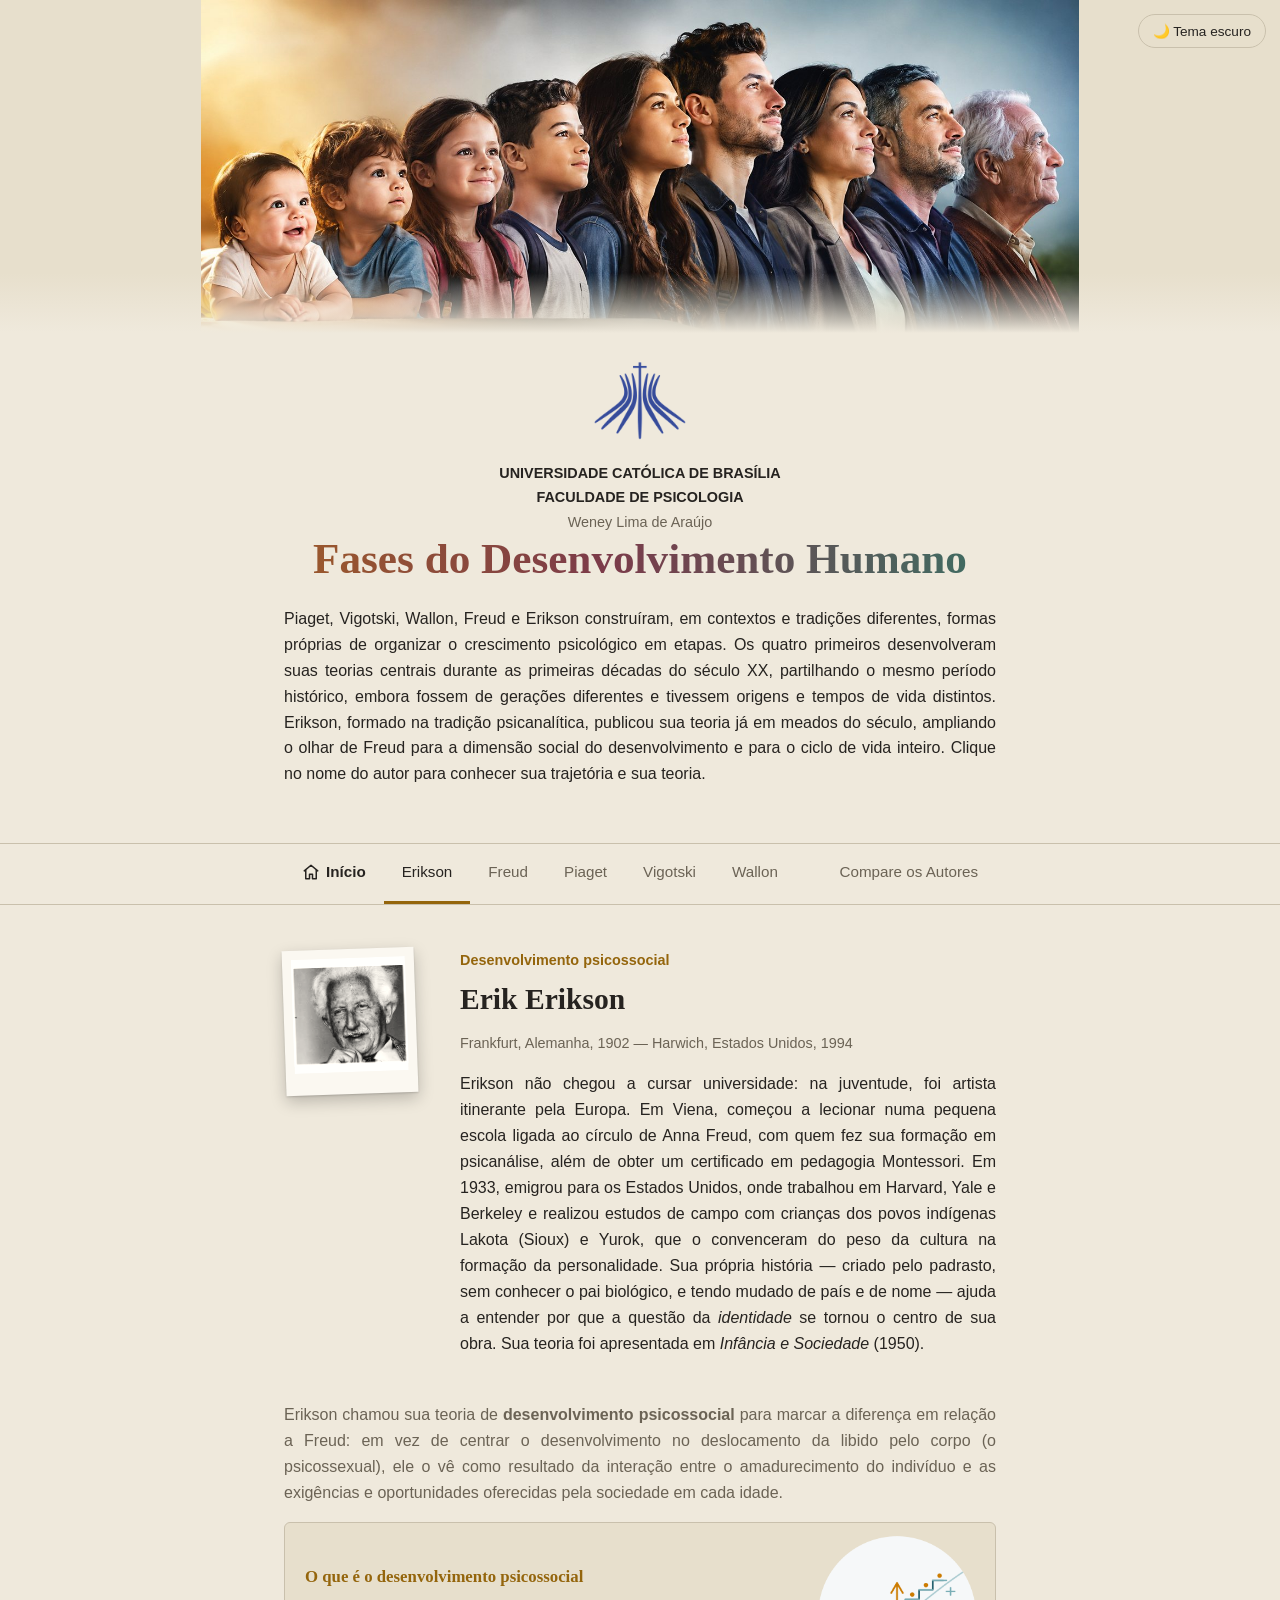
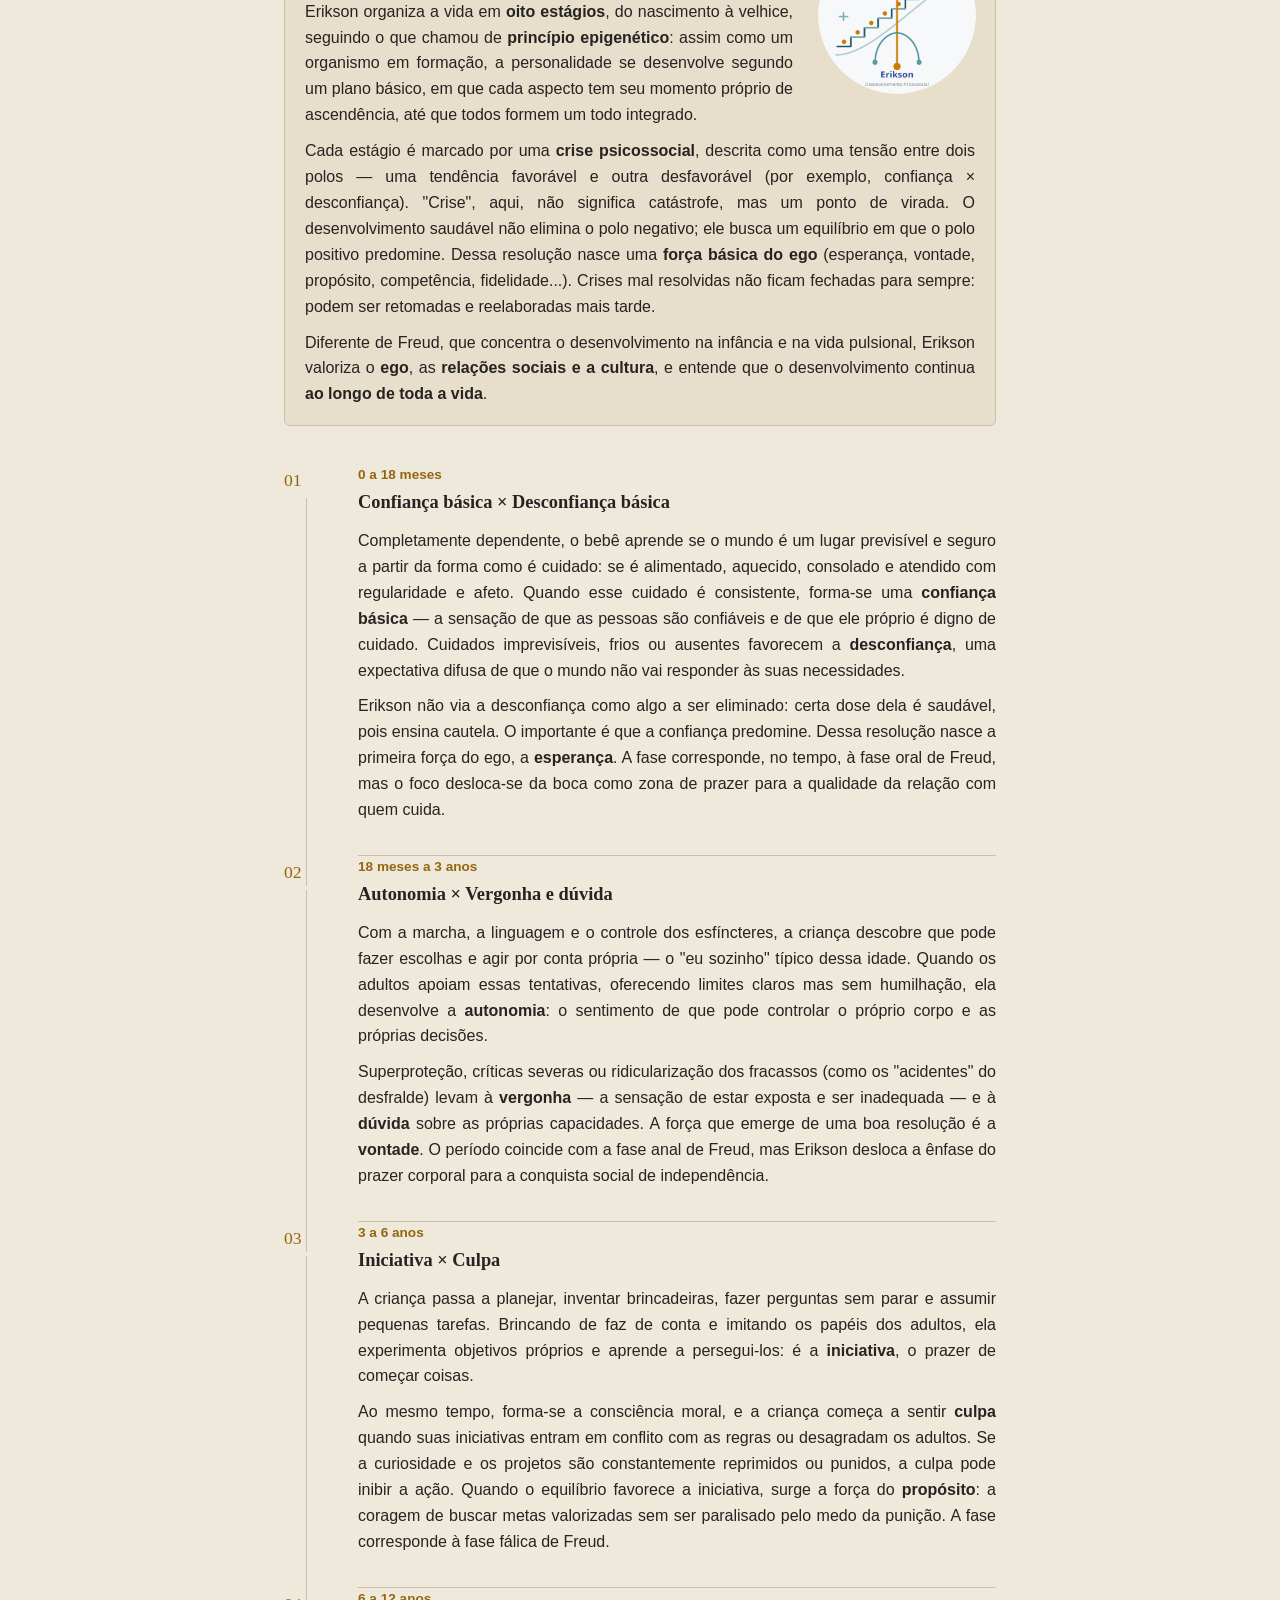
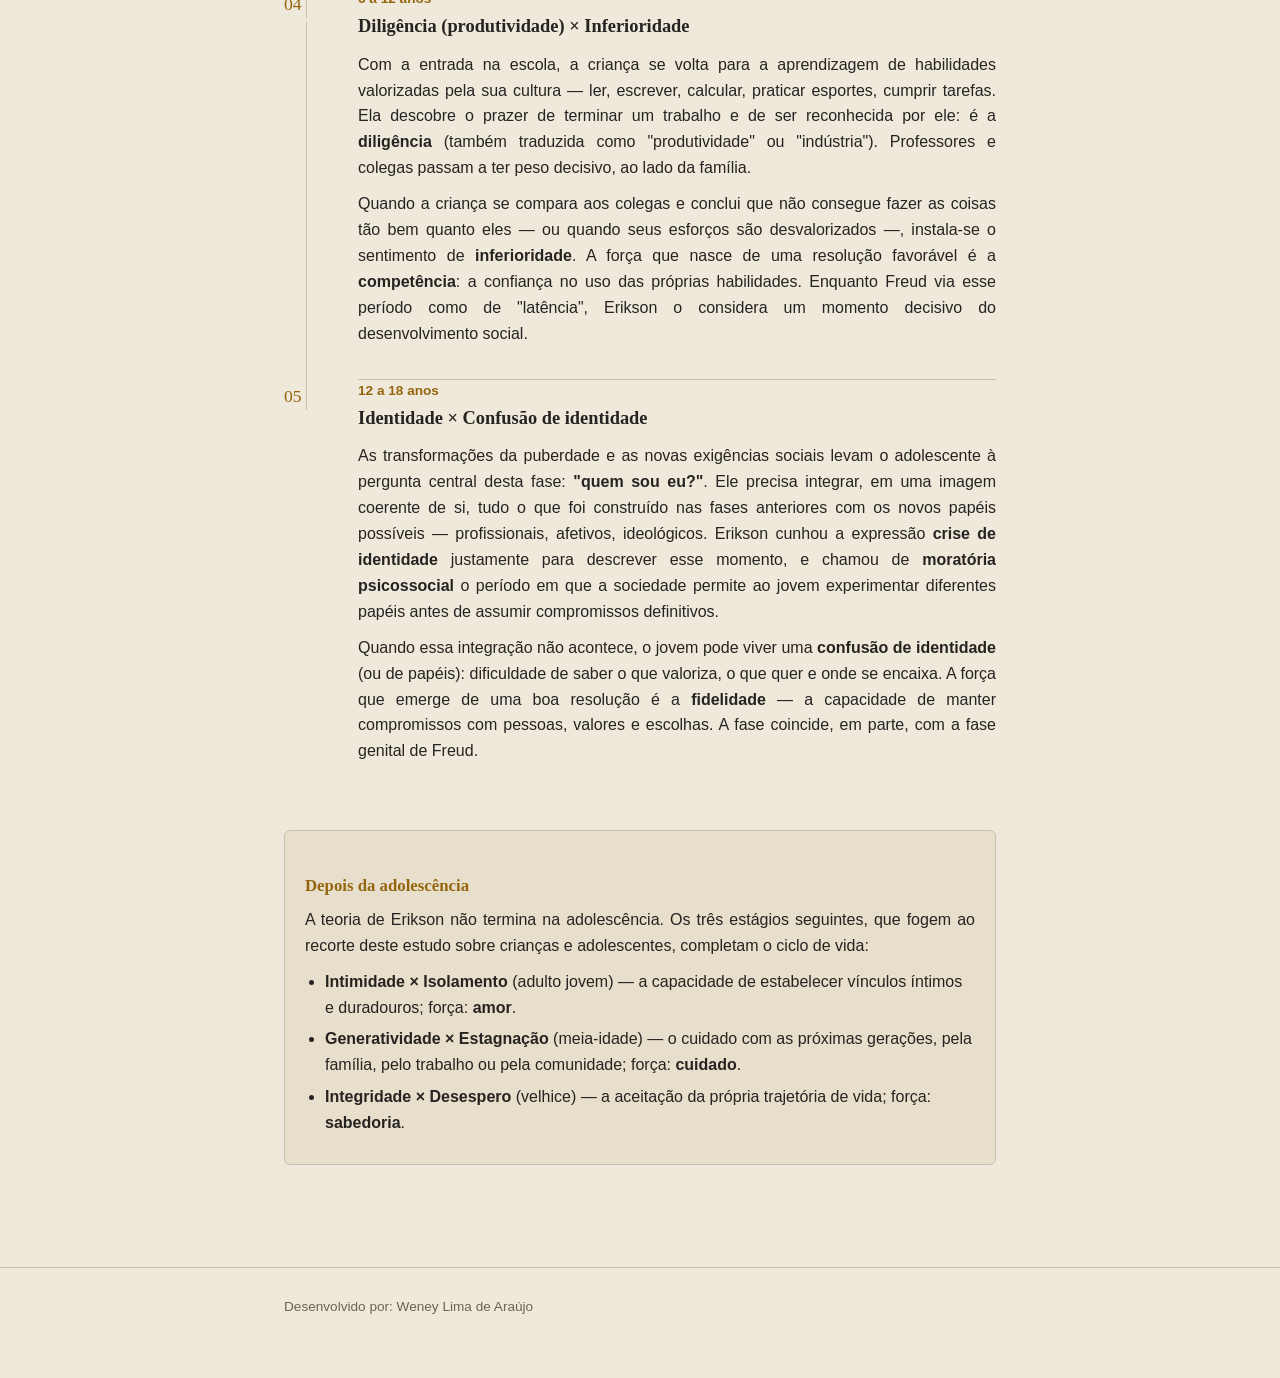
<file: index.html>
<!DOCTYPE html>
<html lang="pt-BR">
<head>
<meta charset="UTF-8">
<meta name="viewport" content="width=device-width, initial-scale=1, viewport-fit=cover">
<title>Fases do Desenvolvimento Humano</title>
<link rel="icon" type="image/png" href="_img/favicon.png">
<link rel="stylesheet" href="_css/style.css">
</head>
<body>

<button class="theme-toggle" id="themeBtn" type="button" aria-label="Alternar tema claro ou escuro">🌙 Tema escuro</button>

<div class="hero-banner">
  <div class="wind-leaves" aria-hidden="true">
    <span class="leaf leaf-cw" style="--top:18.2%; --size:33px; --dur:11.4s; --delay:-6.2s; --color:var(--piaget);"></span>
    <span class="leaf leaf-ccw" style="--top:89.1%; --size:35px; --dur:12.7s; --delay:-6.7s; --color:var(--piaget);"></span>
    <span class="leaf leaf-cw" style="--top:71.8%; --size:20px; --dur:9.6s; --delay:-7.6s; --color:#D9812C;"></span>
    <span class="leaf leaf-ccw" style="--top:16.5%; --size:27px; --dur:13.5s; --delay:-9.0s; --color:#8A5A2E;"></span>
    <span class="leaf leaf-cw" style="--top:89.8%; --size:33px; --dur:11.3s; --delay:-0.4s; --color:var(--vigotski);"></span>
    <span class="leaf leaf-ccw" style="--top:50.5%; --size:23px; --dur:11.5s; --delay:-12.2s; --color:#D9812C;"></span>
    <span class="leaf leaf-cw" style="--top:17.3%; --size:22px; --dur:7.9s; --delay:-12.1s; --color:var(--wallon);"></span>
    <span class="leaf leaf-ccw" style="--top:17.9%; --size:30px; --dur:9.8s; --delay:-2.0s; --color:#D9812C;"></span>
    <span class="leaf leaf-cw" style="--top:44.4%; --size:27px; --dur:7.5s; --delay:-2.6s; --color:#D9812C;"></span>
    <span class="leaf leaf-ccw" style="--top:14.5%; --size:35px; --dur:10.9s; --delay:-5.0s; --color:var(--vigotski);"></span>
    <span class="leaf leaf-cw" style="--top:83.4%; --size:33px; --dur:9.0s; --delay:-12.4s; --color:#8A5A2E;"></span>
    <span class="leaf leaf-ccw" style="--top:31.3%; --size:35px; --dur:9.7s; --delay:-0.3s; --color:#D9812C;"></span>
    <span class="leaf leaf-cw" style="--top:17.7%; --size:35px; --dur:7.0s; --delay:-0.9s; --color:var(--piaget);"></span>
    <span class="leaf leaf-ccw" style="--top:53.2%; --size:30px; --dur:10.9s; --delay:-8.1s; --color:var(--piaget);"></span>
    <span class="leaf leaf-cw" style="--top:61.6%; --size:31px; --dur:12.8s; --delay:-4.3s; --color:var(--vigotski);"></span>
    <span class="leaf leaf-ccw" style="--top:25.1%; --size:25px; --dur:7.5s; --delay:-10.6s; --color:#8A5A2E;"></span>
    <span class="leaf leaf-cw" style="--top:36.2%; --size:21px; --dur:11.7s; --delay:-11.7s; --color:var(--piaget);"></span>
    <span class="leaf leaf-ccw" style="--top:39.0%; --size:25px; --dur:13.7s; --delay:-7.7s; --color:var(--vigotski);"></span>
    <span class="leaf leaf-cw" style="--top:46.2%; --size:32px; --dur:11.7s; --delay:-12.2s; --color:var(--piaget);"></span>
    <span class="leaf leaf-ccw" style="--top:18.0%; --size:22px; --dur:10.1s; --delay:-5.3s; --color:var(--wallon);"></span>
    <span class="leaf leaf-cw" style="--top:8.9%; --size:29px; --dur:7.4s; --delay:-3.4s; --color:var(--vigotski);"></span>
    <span class="leaf leaf-ccw" style="--top:7.0%; --size:27px; --dur:8.2s; --delay:-0.9s; --color:var(--vigotski);"></span>
    <span class="leaf leaf-cw" style="--top:59.5%; --size:24px; --dur:13.9s; --delay:-9.7s; --color:var(--wallon);"></span>
    <span class="leaf leaf-ccw" style="--top:8.2%; --size:24px; --dur:13.7s; --delay:-6.8s; --color:var(--wallon);"></span>
  </div>
  <img src="_img/banner.jpg" alt="Pessoas de diferentes idades, do bebê ao idoso, lado a lado representando o ciclo do desenvolvimento humano">
</div>

<header class="hero">
  <div class="wrap">
    <div class="masthead">
      <img src="_img/logo.png" alt="Logo da Universidade Católica de Brasília" class="masthead-logo">
      <strong>UNIVERSIDADE CATÓLICA DE BRASÍLIA</strong>
      <strong>FACULDADE DE PSICOLOGIA</strong>
      Weney Lima de Araújo
      <h1>Fases do Desenvolvimento Humano</h1>
    </div>
    <p class="approach">Piaget, Vigotski, Wallon, Freud e Erikson construíram, em contextos e tradições diferentes, formas próprias de organizar o crescimento psicológico em etapas. Os quatro primeiros desenvolveram suas teorias centrais durante as primeiras décadas do século XX, partilhando o mesmo período histórico, embora fossem de gerações diferentes e tivessem origens e tempos de vida distintos. Erikson, formado na tradição psicanalítica, publicou sua teoria já em meados do século, ampliando o olhar de Freud para a dimensão social do desenvolvimento e para o ciclo de vida inteiro. Clique no nome do autor para conhecer sua trajetória e sua teoria.</p>
  </div>
</header>

<input type="radio" name="tab" id="t-erikson" checked>
<input type="radio" name="tab" id="t-freud">
<input type="radio" name="tab" id="t-piaget">
<input type="radio" name="tab" id="t-vigotski">
<input type="radio" name="tab" id="t-wallon">

<nav class="tabs">
  <div class="wrap">
    <a class="tab-home" href="index.html" title="Página inicial" aria-label="Página inicial"><svg viewBox="0 0 24 24" width="18" height="18" aria-hidden="true" fill="none" stroke="currentColor" stroke-width="2" stroke-linecap="round" stroke-linejoin="round"><path d="M3 10.5 12 3l9 7.5"/><path d="M5 9.5V21h5v-6h4v6h5V9.5"/></svg><span>Início</span></a>
    <label for="t-erikson">Erikson</label>
    <label for="t-freud">Freud</label>
    <label for="t-piaget">Piaget</label>
    <label for="t-vigotski">Vigotski</label>
    <label for="t-wallon">Wallon</label>
    <a class="tab-link" href="comparacao.html">Compare os Autores</a>
  </div>
</nav>

<section class="theory" id="s-piaget">
  <div class="wrap">
    <div class="bio">
      <div class="frame"><img src="_img/piaget.jpg" alt="Retrato de Jean Piaget"></div>
      <div>
        <div class="eyebrow">Epistemologia genética</div>
        <h2>Jean Piaget</h2>
        <div class="dates">Neuchâtel, Suíça, 1896 — Genebra, 1980</div>
        <p>Biólogo de formação, Piaget se interessou cedo pela forma como o conhecimento se constrói. Trabalhando no laboratório de Alfred Binet em Paris, aplicando testes de inteligência em crianças, percebeu algo mais interessante do que acertos e erros: os erros das crianças seguiam uma lógica própria, diferente da dos adultos. Essa observação o levou a fundar, em Genebra, o Centro Internacional de Epistemologia Genética, onde passou décadas investigando como a criança constrói noções de espaço, tempo, número e causalidade.</p>
      </div>
    </div>

    <p class="lede">Piaget chamou sua teoria de <strong>epistemologia genética</strong> porque seu objetivo não era descrever a infância por si só, mas entender como o próprio conhecimento humano se origina e evolui — a palavra "genética" aqui remete a gênese, origem, não à biologia hereditária.</p>

    <div class="approach">
      <img class="approach-badge" src="_img/badge-piaget.png" alt="Selo simbólico da epistemologia genética de Piaget">
      <h4>O que é a epistemologia genética</h4>
      <p>Para Piaget, o sujeito não recebe o conhecimento pronto do ambiente, nem ele já nasce programado no organismo: o conhecimento é construído na interação entre sujeito e objeto, por meio da ação. A criança age sobre o mundo, e essa ação vai formando esquemas mentais cada vez mais complexos.</p>
      <p>Dois processos sustentam essa construção. Na <strong>assimilação</strong>, a criança interpreta uma novidade usando os esquemas que já possui. Na <strong>acomodação</strong>, quando a novidade não cabe nos esquemas existentes, é o próprio esquema que se transforma para dar conta dela. O equilíbrio entre os dois — a <strong>equilibração</strong> — é o motor que empurra o pensamento de um estágio para o seguinte: cada novo estágio representa uma estrutura lógica mais estável e mais ampla do que a anterior.</p>
    </div>

    <div class="stage"><div class="num">01</div><div class="body">
      <div class="age">0 a 2 anos</div><h3>Sensório-motor</h3>
      <p>A inteligência ainda não é feita de ideias, mas de ações: a criança "pensa" com as mãos, a boca e os olhos, coordenando percepções e movimentos. No início, seus esquemas são reflexos simples — sugar, agarrar — que aos poucos se combinam em ações intencionais, como puxar um pano para alcançar um brinquedo escondido embaixo dele.</p>
      <p>A conquista central deste período é a <strong>noção de permanência do objeto</strong>: por volta dos 8 a 12 meses, a criança passa a entender que um objeto continua existindo mesmo quando sai do campo de visão, e passa a procurá-lo ativamente. Antes disso, para o bebê, o que some deixa de existir. O estágio termina com o início da capacidade de representar mentalmente objetos e ações ausentes, abrindo caminho para a linguagem e o jogo simbólico.</p>
    </div></div>

    <div class="stage"><div class="num">02</div><div class="body">
      <div class="age">2 a 7 anos</div><h3>Pré-operatório</h3>
      <p>Com o surgimento da <strong>função simbólica</strong>, a criança passa a representar o mundo por meio de símbolos: a linguagem se expande rapidamente, aparece o jogo de faz de conta (um cabo de vassoura vira cavalo) e o desenho começa a representar objetos reais.</p>
      <p>Apesar desse avanço, o pensamento ainda tem limitações importantes. O <strong>egocentrismo intelectual</strong> faz a criança supor que os outros veem o mundo exatamente como ela vê. A <strong>centração</strong> a leva a fixar-se em um único aspecto perceptivo de uma situação — por isso, ao ver água mudar de um copo baixo e largo para um copo alto e fino, ela costuma dizer que "agora tem mais água", guiando-se pela altura e ignorando a largura. Falta ainda a <strong>reversibilidade</strong>: a capacidade de mentalmente desfazer uma transformação e voltar ao estado inicial.</p>
    </div></div>

    <div class="stage"><div class="num">03</div><div class="body">
      <div class="age">7 a 11 anos</div><h3>Operatório concreto</h3>
      <p>A criança conquista a <strong>reversibilidade do pensamento</strong> e passa a realizar verdadeiras operações lógicas, isto é, ações mentais que podem ser desfeitas. Surge a <strong>conservação</strong>: ela entende que a quantidade de líquido, massa ou número permanece a mesma apesar de mudanças na forma ou na disposição dos objetos.</p>
      <p>Aparecem também a <strong>classificação</strong> (agrupar objetos por critérios, e até por critérios hierárquicos, como "cães" dentro de "animais") e a <strong>seriação</strong> (ordenar elementos segundo uma dimensão, como do mais curto ao mais longo). A limitação do período está no nome: essas operações só funcionam quando apoiadas em objetos concretos ou situações imagináveis; problemas puramente abstratos ainda escapam à criança.</p>
    </div></div>

    <div class="stage"><div class="num">04</div><div class="body">
      <div class="age">A partir de 11-12 anos</div><h3>Operatório formal</h3>
      <p>O pensamento se liberta do concreto e passa a operar sobre possibilidades, hipóteses e proposições abstratas — é o <strong>raciocínio hipotético-dedutivo</strong>. O adolescente consegue formular "e se...", testar sistematicamente variáveis (por exemplo, isolando uma de cada vez para descobrir o que influencia o balanço de um pêndulo) e raciocinar sobre enunciados sem referência a objetos reais, como em problemas de lógica formal ou álgebra.</p>
      <p>Essa nova capacidade também alimenta o pensamento sobre valores, ideologias, o futuro e a própria identidade — não por acaso, é também o período em que Piaget situa o amadurecimento do raciocínio moral mais autônomo.</p>
    </div></div>
  </div>
</section>

<section class="theory" id="s-vigotski">
  <div class="wrap">
    <div class="bio">
      <div class="frame"><img src="_img/vygotsky.jpg" alt="Retrato de Lev Vigotski"></div>
      <div>
        <div class="eyebrow">Psicologia histórico-cultural</div>
        <h2>Lev Vigotski</h2>
        <div class="dates">Orsha, Bielorrússia, 1896 — Moscou, 1934</div>
        <p>Formado em Direito e Letras, Vigotski chegou à psicologia já adulto, atraído pelo projeto de construir uma ciência psicológica de base marxista na União Soviética pós-revolucionária. Trabalhou intensamente por pouco mais de dez anos — morreu de tuberculose aos 37 anos — mas deixou, com colaboradores como Alexander Luria e Alexei Leontiev, as bases da chamada psicologia histórico-cultural, hoje uma das correntes mais influentes sobre desenvolvimento e aprendizagem.</p>
      </div>
    </div>

    <p class="lede">A expressão <strong>psicologia histórico-cultural</strong> resume a ideia central de Vigotski: as funções psicológicas superiores — atenção voluntária, memória lógica, linguagem, pensamento conceitual — não são dadas pela natureza biológica do indivíduo isoladamente. Elas nascem primeiro nas relações sociais e na cultura (a "história" de um povo, suas ferramentas e signos) e só depois são internalizadas pelo indivíduo.</p>

    <div class="approach">
      <img class="approach-badge" src="_img/badge-vigotsky.png" alt="Selo simbólico da psicologia histórico-cultural de Vigotski">
      <h4>O que é a psicologia histórico-cultural</h4>
      <p>Vigotski propõe que todo processo psicológico superior aparece duas vezes no desenvolvimento: primeiro <strong>entre pessoas</strong> (no plano interpsicológico, por exemplo quando um adulto aponta e nomeia algo para a criança), e só depois <strong>dentro da própria pessoa</strong> (no plano intrapsicológico, quando a criança passa a apontar e nomear para si mesma, internamente). A linguagem tem papel central nesse processo, pois é o principal instrumento de mediação entre a cultura e o pensamento individual.</p>
      <p>Um conceito-chave é a <strong>zona de desenvolvimento proximal</strong>: a distância entre o que a criança já consegue fazer sozinha e o que ela consegue fazer com a ajuda de alguém mais experiente. É justamente nessa zona que o ensino e a interação social produzem desenvolvimento — aprender não é apenas acompanhar a maturação biológica, mas puxá-la para frente.</p>
      <p>Por isso, ao contrário de Piaget, Vigotski não descreve estágios definidos por estruturas lógicas universais, e sim <strong>períodos de desenvolvimento</strong> organizados em torno da atividade e da relação social predominante em cada fase, pontuados por crises de transição em que a criança rompe com a forma antiga de se relacionar com os adultos.</p>
    </div>

    <div class="stage"><div class="num">01</div><div class="body">
      <div class="age">0 a 1 ano</div><h3>Primeira infância</h3>
      <p>O bebê é radicalmente dependente do adulto para sobreviver, mas essa dependência é também o berço do psiquismo: é por meio da <strong>comunicação emocional direta</strong> — trocas de olhar, sorriso, colo, tom de voz — que se organizam as primeiras formas de atenção e percepção compartilhadas.</p>
      <p>Ao final do período, ocorre a chamada <strong>crise do primeiro ano</strong>: com a aquisição da marcha e das primeiras palavras, a criança ganha autonomia para se afastar fisicamente do adulto e para nomear o que quer, o que reorganiza toda a relação entre os dois.</p>
    </div></div>

    <div class="stage"><div class="num">02</div><div class="body">
      <div class="age">1 a 3 anos</div><h3>Idade precoce</h3>
      <p>A atividade que organiza o desenvolvimento passa a ser a <strong>ação objetal-manipulatória</strong>: a criança explora o uso social dos objetos ao seu redor (para que serve uma colher, um sapato) em geral na presença e com a mediação de um adulto que demonstra e nomeia.</p>
      <p>O período termina na conhecida <strong>crise dos três anos</strong>, marcada por oposição, teimosia e a afirmação de vontade própria ("eu que faço"), quando a criança começa a se perceber como alguém separado do adulto, com desejos próprios que podem entrar em conflito com os dele.</p>
    </div></div>

    <div class="stage"><div class="num">03</div><div class="body">
      <div class="age">3 a 7 anos</div><h3>Idade pré-escolar</h3>
      <p>A atividade principal é o <strong>jogo de papéis sociais</strong> (o brincar de "casinha", de "médico", de "escolinha"). Para Vigotski, esse jogo não é mero entretenimento: nele, a criança age sobre o significado social das coisas antes de conseguir realizar essas ações de verdade, criando uma espécie de zona de desenvolvimento proximal para si mesma, ao obedecer voluntariamente às regras implícitas do papel que assumiu.</p>
      <p>É também neste período que a linguagem se consolida como instrumento de planejamento da própria ação, e não apenas de comunicação com o outro.</p>
    </div></div>

    <div class="stage"><div class="num">04</div><div class="body">
      <div class="age">7 a 12 anos</div><h3>Idade escolar</h3>
      <p>Com a entrada na escola, a <strong>atividade de estudo</strong> torna-se central e passa a exigir da criança atenção voluntária, memória deliberada e pensamento organizado por conceitos, e não apenas por experiências imediatas.</p>
      <p>Vigotski distingue os <strong>conceitos espontâneos</strong>, formados na experiência cotidiana (a criança sabe usar a palavra "irmão" sem saber defini-la com precisão), dos <strong>conceitos científicos</strong>, ensinados sistematicamente na escola, organizados em relações lógicas entre si. O encontro entre esses dois tipos de conceito é, para ele, um dos motores mais potentes do desenvolvimento intelectual nesta fase.</p>
    </div></div>

    <div class="stage"><div class="num">05</div><div class="body">
      <div class="age">A partir dos 13 anos</div><h3>Puberdade</h3>
      <p>A relação com os pares ganha peso central, e a atividade predominante passa a ser a <strong>comunicação íntima e pessoal</strong> entre adolescentes, muitas vezes mais valorizada do que a relação com os adultos.</p>
      <p>No plano cognitivo, consolida-se o <strong>pensamento por conceitos verdadeiros</strong>, capaz de generalizar e abstrair de forma consciente e deliberada. Vigotski associa este período também à formação de uma autoconsciência mais elaborada, em que o próprio adolescente se torna objeto de sua reflexão.</p>
    </div></div>
  </div>
</section>

<section class="theory" id="s-wallon">
  <div class="wrap">
    <div class="bio">
      <div class="frame"><img src="_img/wallon.jpg" alt="Retrato de Henri Wallon"></div>
      <div>
        <div class="eyebrow">Psicogênese da pessoa completa</div>
        <h2>Henri Wallon</h2>
        <div class="dates">Paris, França, 1879 — Paris, 1962</div>
        <p>Médico, filósofo e psicólogo, Wallon também foi político atuante e ajudou a redigir, após a Segunda Guerra, um influente plano de reforma da educação francesa. Sua formação múltipla explica o caráter integrador de sua teoria: ele recusava explicações que isolassem a inteligência da afetividade, ou a mente do corpo, insistindo em estudar a criança como uma totalidade situada em um meio concreto.</p>
      </div>
    </div>

    <p class="lede">Wallon chamou seu projeto de estudo da <strong>psicogênese da pessoa completa</strong> porque recusava recortar o desenvolvimento em "aspectos" separados — cognitivo de um lado, afetivo de outro, motor de outro. Para ele, esses campos estão sempre entrelaçados, e o que se desenvolve, ao final, é uma pessoa inteira.</p>

    <div class="approach">
      <img class="approach-badge" src="_img/badge-wallon.png" alt="Selo simbólico da psicogênese da pessoa completa de Wallon">
      <h4>O que é a psicogênese da pessoa completa</h4>
      <p>Wallon organiza o desenvolvimento em torno de quatro conjuntos funcionais que interagem constantemente: a <strong>afetividade</strong> (emoções e sentimentos), o <strong>ato motor</strong> (movimento e postura), o <strong>conhecimento</strong> (inteligência e cognição) e a <strong>formação do eu como pessoa</strong> (identidade). Nenhum desses conjuntos evolui isoladamente; o avanço em um reorganiza os demais.</p>
      <p>Um traço original de sua teoria é a ideia de que o desenvolvimento avança em <strong>alternância de predominância</strong>: em certos estágios a criança está voltada "para dentro", concentrada na construção de si mesma e nas relações afetivas mais próximas; em outros, está voltada "para fora", concentrada em explorar e categorizar o mundo físico e social. Cada mudança de estágio costuma vir acompanhada de uma crise, já que exige reorganizar tudo o que foi construído até ali sob um novo eixo predominante.</p>
    </div>

    <div class="stage"><div class="num">01</div><div class="body">
      <div class="age">0 a 1 ano</div><h3>Impulsivo-emocional</h3>
      <p>Sem recursos motores coordenados nem linguagem, o bebê se comunica essencialmente por meio de reações emocionais — choro, sorriso, tensão corporal — às quais o adulto responde interpretando-as. Wallon dá grande importância a esse "diálogo tônico-emocional": é através dele que a criança primeiro se liga aos outros e regula, ainda que precariamente, seu próprio estado interno.</p>
      <p>A predominância aqui é claramente afetiva e voltada para dentro: a emoção organiza a vida psíquica antes que qualquer outra função esteja disponível.</p>
    </div></div>

    <div class="stage"><div class="num">02</div><div class="body">
      <div class="age">1 a 3 anos</div><h3>Sensório-motor e projetivo</h3>
      <p>Com o desenvolvimento da marcha, da preensão e da linguagem inicial, a atenção da criança se volta para fora, para a exploração ativa do ambiente físico. É um período de intensa curiosidade motora: manipular, deslocar-se, experimentar objetos.</p>
      <p>Wallon chama este estágio de "projetivo" porque, para pensar, a criança ainda precisa "projetar" o pensamento em atos e gestos concretos — o pensamento se apoia diretamente na ação sobre o mundo, ainda não existe de forma independente dela.</p>
    </div></div>

    <div class="stage"><div class="num">03</div><div class="body">
      <div class="age">3 a 6 anos</div><h3>Personalismo</h3>
      <p>A atenção volta-se novamente para dentro, agora com o objetivo de construir e afirmar a própria identidade. Wallon descreve três momentos dentro deste estágio: primeiro uma fase de <strong>oposição</strong>, em que a criança contraria o adulto sistematicamente para se afirmar como alguém distinto ("não!"); depois uma fase de <strong>sedução</strong>, em que busca ativamente a admiração e a atenção do outro; e por fim uma fase de <strong>imitação</strong>, em que se apropria de modelos de identidade observados nos adultos.</p>
      <p>Todo esse trabalho, aparentemente contraditório, cumpre uma única função: consolidar a consciência de si como pessoa distinta e valorizada.</p>
    </div></div>

    <div class="stage"><div class="num">04</div><div class="body">
      <div class="age">6 a 11 anos</div><h3>Categorial</h3>
      <p>Resolvida (ao menos provisoriamente) a questão da identidade, o interesse volta-se de novo para fora: para o conhecimento e a categorização sistemática do mundo. Amadurecem a atenção voluntária, a memória e a capacidade de diferenciar e classificar objetos e ideias — daí o nome "categorial".</p>
      <p>É também o período de entrada na escola formal e de ampliação importante das relações sociais para além da família, o que fornece novo material para essa atividade classificatória.</p>
    </div></div>

    <div class="stage"><div class="num">05</div><div class="body">
      <div class="age">A partir da puberdade</div><h3>Puberdade e adolescência</h3>
      <p>As transformações corporais da puberdade reativam abruptamente a atenção sobre si mesmo, revivendo, em outro patamar, as questões de identidade do personalismo. O corpo que muda, o desejo que desperta e as novas expectativas sociais exigem uma reorganização geral entre afetividade, razão e imagem de si.</p>
      <p>Wallon via essa fase como especialmente instável justamente por reunir, de forma condensada, tensões que nos estágios anteriores estiveram mais distribuídas no tempo.</p>
    </div></div>
  </div>
</section>

<section class="theory" id="s-freud">
  <div class="wrap">
    <div class="bio">
      <div class="frame"><img src="_img/freud.jpg" alt="Retrato de Sigmund Freud"></div>
      <div>
        <div class="eyebrow">Desenvolvimento psicossexual</div>
        <h2>Sigmund Freud</h2>
        <div class="dates">Freiberg, Império Austríaco, 1856 — Londres, 1939</div>
        <p>Médico neurologista formado em Viena, Freud desenvolveu a psicanálise a partir do tratamento de pacientes com sintomas que a medicina de sua época não conseguia explicar organicamente. Ao investigar essas histórias por meio da associação livre e da interpretação de sonhos, chegou à hipótese de um inconsciente estruturado por desejos e conflitos que remontam à primeira infância — o que o levou a propor uma teoria do desenvolvimento centrada na sexualidade infantil, um dos aspectos mais controversos e originais de sua obra.</p>
      </div>
    </div>

    <p class="lede">A expressão <strong>desenvolvimento psicossexual</strong> não se refere à sexualidade adulta, mas a algo mais amplo: para Freud, desde o nascimento existe uma energia pulsional (a <strong>libido</strong>) em busca de satisfação, e essa energia se concentra, em cada momento da infância, em uma zona diferente do corpo — chamada de <strong>zona erógena</strong>.</p>

    <div class="approach">
      <img class="approach-badge" src="_img/badge-freud.png" alt="Selo simbólico do desenvolvimento psicossexual de Freud">
      <h4>O que é o desenvolvimento psicossexual</h4>
      <p>Cada fase psicossexual é nomeada pela zona do corpo que, naquele momento, é fonte privilegiada de prazer e também de possíveis conflitos entre o desejo da criança e as exigências do mundo externo (os pais, as normas, o próprio corpo). A forma como cada um desses conflitos é vivido e resolvido deixa marcas na personalidade adulta: uma <strong>fixação</strong> — uma satisfação incompleta ou um excesso de gratificação em determinada fase — pode continuar influenciando desejos, ansiedades e traços de caráter muito depois de a fase ter passado.</p>
      <p>Diferente de Piaget, Vigotski e Wallon, cujo foco é a inteligência, a cultura ou a pessoa como um todo, Freud está preocupado especificamente com a <strong>vida pulsional e inconsciente</strong>: como o desejo se organiza, se recalca e retorna, e como a criança negocia, internamente, a passagem de uma satisfação mais imediata e corporal para formas socialmente aceitas de amor, trabalho e relação com o outro.</p>
    </div>

    <div class="stage"><div class="num">01</div><div class="body">
      <div class="age">0 a 1 ano</div><h3>Oral</h3>
      <p>A boca é a zona erógena central: sugar, morder e levar objetos à boca são, ao mesmo tempo, atividades de sobrevivência (alimentação) e de prazer. É pela boca que o bebê tem seu primeiro contato organizado com o mundo e com a figura materna.</p>
      <p>Freud descreve dois momentos dentro da fase: um mais passivo, ligado à sucção e à incorporação, e outro, já com o surgimento dos dentes, mais agressivo, ligado à mordida — o primeiro esboço da agressividade dirigida ao objeto de desejo.</p>
    </div></div>

    <div class="stage"><div class="num">02</div><div class="body">
      <div class="age">1 a 3 anos</div><h3>Anal</h3>
      <p>Com a maturação do controle esfincteriano, o prazer se desloca para a região anal, e o controle sobre reter ou expelir as fezes se torna uma das primeiras experiências de <strong>domínio voluntário sobre o próprio corpo</strong>.</p>
      <p>É também o cenário do primeiro grande confronto entre o desejo da criança e uma exigência social explícita: o desfralde. Como esse conflito é vivido — com rigidez excessiva ou com jogo de poder entre pais e filho — influencia, segundo Freud, traços futuros ligados a ordem, controle e teimosia.</p>
    </div></div>

    <div class="stage"><div class="num">03</div><div class="body">
      <div class="age">3 a 6 anos</div><h3>Fálica</h3>
      <p>O interesse da criança se volta para os próprios genitais e para as diferenças entre meninos e meninas. É neste período que Freud situa o <strong>complexo de Édipo</strong>: um intenso investimento afetivo da criança pelo genitor do sexo oposto, acompanhado de rivalidade e ambivalência em relação ao genitor do mesmo sexo.</p>
      <p>A resolução desse conflito — abandonando o desejo pelo genitor e passando a identificar-se com ele — é, para Freud, decisiva na formação do <strong>superego</strong>, a instância psíquica ligada à moral, às regras e ao senso de culpa.</p>
    </div></div>

    <div class="stage"><div class="num">04</div><div class="body">
      <div class="age">6 anos à puberdade</div><h3>Latência</h3>
      <p>Após a turbulência da fase fálica, a energia pulsional entra em um período de relativa calmaria: os impulsos sexuais são, em boa parte, recalcados ou canalizados (<strong>sublimados</strong>) para atividades socialmente valorizadas, como os estudos, os esportes e as amizades.</p>
      <p>Não é, portanto, uma fase sem desenvolvimento, mas uma fase em que o desenvolvimento psicossexual dá lugar, em primeiro plano, ao desenvolvimento social e intelectual da criança.</p>
    </div></div>

    <div class="stage"><div class="num">05</div><div class="body">
      <div class="age">A partir da puberdade</div><h3>Genital</h3>
      <p>Com as mudanças hormonais e corporais da puberdade, a libido volta a se concentrar nos órgãos genitais, mas agora orientada para relações fora do círculo familiar — a grande tarefa desta fase é deslocar o desejo dos pais (objetos da fase fálica) para parceiros externos.</p>
      <p>Para Freud, alcançar essa fase de forma relativamente bem resolvida é o que permite, na vida adulta, articular prazer sexual, afeto e capacidade de trabalho de maneira integrada — o que ele resumia, informalmente, como a capacidade de "amar e trabalhar".</p>
    </div></div>
  </div>
</section>

<section class="theory" id="s-erikson">
  <div class="wrap">
    <div class="bio">
      <div class="frame"><img src="_img/erikson.png" alt="Retrato de Erik Erikson"></div>
      <div>
        <div class="eyebrow">Desenvolvimento psicossocial</div>
        <h2>Erik Erikson</h2>
        <div class="dates">Frankfurt, Alemanha, 1902 — Harwich, Estados Unidos, 1994</div>
        <p>Erikson não chegou a cursar universidade: na juventude, foi artista itinerante pela Europa. Em Viena, começou a lecionar numa pequena escola ligada ao círculo de Anna Freud, com quem fez sua formação em psicanálise, além de obter um certificado em pedagogia Montessori. Em 1933, emigrou para os Estados Unidos, onde trabalhou em Harvard, Yale e Berkeley e realizou estudos de campo com crianças dos povos indígenas Lakota (Sioux) e Yurok, que o convenceram do peso da cultura na formação da personalidade. Sua própria história — criado pelo padrasto, sem conhecer o pai biológico, e tendo mudado de país e de nome — ajuda a entender por que a questão da <em>identidade</em> se tornou o centro de sua obra. Sua teoria foi apresentada em <em>Infância e Sociedade</em> (1950).</p>
      </div>
    </div>

    <p class="lede">Erikson chamou sua teoria de <strong>desenvolvimento psicossocial</strong> para marcar a diferença em relação a Freud: em vez de centrar o desenvolvimento no deslocamento da libido pelo corpo (o psicossexual), ele o vê como resultado da interação entre o amadurecimento do indivíduo e as exigências e oportunidades oferecidas pela sociedade em cada idade.</p>

    <div class="approach">
      <img class="approach-badge" src="_img/badge-erikson.png" alt="Selo simbólico do desenvolvimento psicossocial de Erikson">
      <h4>O que é o desenvolvimento psicossocial</h4>
      <p>Erikson organiza a vida em <strong>oito estágios</strong>, do nascimento à velhice, seguindo o que chamou de <strong>princípio epigenético</strong>: assim como um organismo em formação, a personalidade se desenvolve segundo um plano básico, em que cada aspecto tem seu momento próprio de ascendência, até que todos formem um todo integrado.</p>
      <p>Cada estágio é marcado por uma <strong>crise psicossocial</strong>, descrita como uma tensão entre dois polos — uma tendência favorável e outra desfavorável (por exemplo, confiança × desconfiança). "Crise", aqui, não significa catástrofe, mas um ponto de virada. O desenvolvimento saudável não elimina o polo negativo; ele busca um equilíbrio em que o polo positivo predomine. Dessa resolução nasce uma <strong>força básica do ego</strong> (esperança, vontade, propósito, competência, fidelidade...). Crises mal resolvidas não ficam fechadas para sempre: podem ser retomadas e reelaboradas mais tarde.</p>
      <p>Diferente de Freud, que concentra o desenvolvimento na infância e na vida pulsional, Erikson valoriza o <strong>ego</strong>, as <strong>relações sociais e a cultura</strong>, e entende que o desenvolvimento continua <strong>ao longo de toda a vida</strong>.</p>
    </div>

    <div class="stage"><div class="num">01</div><div class="body">
      <div class="age">0 a 18 meses</div><h3>Confiança básica × Desconfiança básica</h3>
      <p>Completamente dependente, o bebê aprende se o mundo é um lugar previsível e seguro a partir da forma como é cuidado: se é alimentado, aquecido, consolado e atendido com regularidade e afeto. Quando esse cuidado é consistente, forma-se uma <strong>confiança básica</strong> — a sensação de que as pessoas são confiáveis e de que ele próprio é digno de cuidado. Cuidados imprevisíveis, frios ou ausentes favorecem a <strong>desconfiança</strong>, uma expectativa difusa de que o mundo não vai responder às suas necessidades.</p>
      <p>Erikson não via a desconfiança como algo a ser eliminado: certa dose dela é saudável, pois ensina cautela. O importante é que a confiança predomine. Dessa resolução nasce a primeira força do ego, a <strong>esperança</strong>. A fase corresponde, no tempo, à fase oral de Freud, mas o foco desloca-se da boca como zona de prazer para a qualidade da relação com quem cuida.</p>
    </div></div>

    <div class="stage"><div class="num">02</div><div class="body">
      <div class="age">18 meses a 3 anos</div><h3>Autonomia × Vergonha e dúvida</h3>
      <p>Com a marcha, a linguagem e o controle dos esfíncteres, a criança descobre que pode fazer escolhas e agir por conta própria — o "eu sozinho" típico dessa idade. Quando os adultos apoiam essas tentativas, oferecendo limites claros mas sem humilhação, ela desenvolve a <strong>autonomia</strong>: o sentimento de que pode controlar o próprio corpo e as próprias decisões.</p>
      <p>Superproteção, críticas severas ou ridicularização dos fracassos (como os "acidentes" do desfralde) levam à <strong>vergonha</strong> — a sensação de estar exposta e ser inadequada — e à <strong>dúvida</strong> sobre as próprias capacidades. A força que emerge de uma boa resolução é a <strong>vontade</strong>. O período coincide com a fase anal de Freud, mas Erikson desloca a ênfase do prazer corporal para a conquista social de independência.</p>
    </div></div>

    <div class="stage"><div class="num">03</div><div class="body">
      <div class="age">3 a 6 anos</div><h3>Iniciativa × Culpa</h3>
      <p>A criança passa a planejar, inventar brincadeiras, fazer perguntas sem parar e assumir pequenas tarefas. Brincando de faz de conta e imitando os papéis dos adultos, ela experimenta objetivos próprios e aprende a persegui-los: é a <strong>iniciativa</strong>, o prazer de começar coisas.</p>
      <p>Ao mesmo tempo, forma-se a consciência moral, e a criança começa a sentir <strong>culpa</strong> quando suas iniciativas entram em conflito com as regras ou desagradam os adultos. Se a curiosidade e os projetos são constantemente reprimidos ou punidos, a culpa pode inibir a ação. Quando o equilíbrio favorece a iniciativa, surge a força do <strong>propósito</strong>: a coragem de buscar metas valorizadas sem ser paralisado pelo medo da punição. A fase corresponde à fase fálica de Freud.</p>
    </div></div>

    <div class="stage"><div class="num">04</div><div class="body">
      <div class="age">6 a 12 anos</div><h3>Diligência (produtividade) × Inferioridade</h3>
      <p>Com a entrada na escola, a criança se volta para a aprendizagem de habilidades valorizadas pela sua cultura — ler, escrever, calcular, praticar esportes, cumprir tarefas. Ela descobre o prazer de terminar um trabalho e de ser reconhecida por ele: é a <strong>diligência</strong> (também traduzida como "produtividade" ou "indústria"). Professores e colegas passam a ter peso decisivo, ao lado da família.</p>
      <p>Quando a criança se compara aos colegas e conclui que não consegue fazer as coisas tão bem quanto eles — ou quando seus esforços são desvalorizados —, instala-se o sentimento de <strong>inferioridade</strong>. A força que nasce de uma resolução favorável é a <strong>competência</strong>: a confiança no uso das próprias habilidades. Enquanto Freud via esse período como de "latência", Erikson o considera um momento decisivo do desenvolvimento social.</p>
    </div></div>

    <div class="stage"><div class="num">05</div><div class="body">
      <div class="age">12 a 18 anos</div><h3>Identidade × Confusão de identidade</h3>
      <p>As transformações da puberdade e as novas exigências sociais levam o adolescente à pergunta central desta fase: <strong>"quem sou eu?"</strong>. Ele precisa integrar, em uma imagem coerente de si, tudo o que foi construído nas fases anteriores com os novos papéis possíveis — profissionais, afetivos, ideológicos. Erikson cunhou a expressão <strong>crise de identidade</strong> justamente para descrever esse momento, e chamou de <strong>moratória psicossocial</strong> o período em que a sociedade permite ao jovem experimentar diferentes papéis antes de assumir compromissos definitivos.</p>
      <p>Quando essa integração não acontece, o jovem pode viver uma <strong>confusão de identidade</strong> (ou de papéis): dificuldade de saber o que valoriza, o que quer e onde se encaixa. A força que emerge de uma boa resolução é a <strong>fidelidade</strong> — a capacidade de manter compromissos com pessoas, valores e escolhas. A fase coincide, em parte, com a fase genital de Freud.</p>
    </div></div>

    <div class="approach lifespan">
      <h4>Depois da adolescência</h4>
      <p>A teoria de Erikson não termina na adolescência. Os três estágios seguintes, que fogem ao recorte deste estudo sobre crianças e adolescentes, completam o ciclo de vida:</p>
      <ul>
        <li><strong>Intimidade × Isolamento</strong> (adulto jovem) — a capacidade de estabelecer vínculos íntimos e duradouros; força: <strong>amor</strong>.</li>
        <li><strong>Generatividade × Estagnação</strong> (meia-idade) — o cuidado com as próximas gerações, pela família, pelo trabalho ou pela comunidade; força: <strong>cuidado</strong>.</li>
        <li><strong>Integridade × Desespero</strong> (velhice) — a aceitação da própria trajetória de vida; força: <strong>sabedoria</strong>.</li>
      </ul>
    </div>
  </div>
</section>

<footer>
  <div class="wrap">Desenvolvido por: Weney Lima de Araújo</div>
</footer>

<script src="_js/script.js"></script>

</body>
</html>
</file>
<file: _css/style.css>
:root{
    --paper:#EFE9DC; --ink:#262320; --line:#C9C0AC; --muted:#6b6355; --card:#E7DFCC;
    --piaget:#9C5A2B; --vigotski:#3D6E63; --wallon:#7C3B4A; --freud:#3E4E73; --erikson:#94650C; --compare:#8A6D3B;
    box-sizing:border-box;
    padding-top:env(safe-area-inset-top,0px);
    padding-bottom:env(safe-area-inset-bottom,0px);
  }
  *,*::before,*::after{box-sizing:inherit}
  :root[data-theme="dark"]{
    --paper:#1E1B18; --ink:#EAE3D5; --line:#4a443b; --muted:#a89f8e; --card:#272320;
  }
  html{scroll-padding-top:env(safe-area-inset-top,0px)}
  body{
    margin:0; background:var(--paper); color:var(--ink);
    font-family:-apple-system,'Segoe UI',Roboto,Arial,sans-serif; line-height:1.62;
    transition:background .25s ease, color .25s ease;
  }
  h1,h2,h3{font-family:Georgia,'Times New Roman',serif; font-weight:600; margin:0}
  p{text-align:justify; hyphens:auto}
  .wrap{max-width:760px; margin:0 auto; padding:0 24px}

  .theme-toggle{
    position:fixed; top:14px; right:14px; z-index:20;
    background:var(--card); border:1px solid var(--line); color:var(--ink);
    font-family:-apple-system,'Segoe UI',Roboto,Arial,sans-serif; font-size:.85rem;
    padding:8px 14px; border-radius:20px; cursor:pointer;
  }
  .theme-toggle:focus-visible{outline:2px solid var(--ink); outline-offset:2px}

  .hero-banner{position:relative; width:100%; height:clamp(170px,26vw,360px); overflow:hidden; background:var(--card)}
  .hero-banner img{position:relative; z-index:1; width:100%; height:100%; object-fit:contain; object-position:center center; display:block}
  .hero-banner::after{
    content:''; position:absolute; inset:0; z-index:2;
    background:linear-gradient(to bottom, rgba(0,0,0,0) 82%, var(--paper) 100%);
  }

  .wind-leaves{position:absolute; inset:0; overflow:hidden; z-index:0; pointer-events:none}
  .leaf{
    position:absolute; top:var(--top); left:-10%;
    width:var(--size); height:var(--size);
    background:var(--color);
    border-radius:0% 100% 0% 100%;
    opacity:0;
    animation-duration:var(--dur);
    animation-delay:var(--delay);
    animation-timing-function:linear;
    animation-iteration-count:infinite;
    will-change:transform, opacity;
  }
  .leaf-cw{ animation-name:leafWindCW }
  .leaf-ccw{ animation-name:leafWindCCW }
  @keyframes leafWindCW{
    0%   { transform:translateX(0)      translateY(0)    rotate(0deg);   opacity:0; }
    8%   { opacity:.9; }
    50%  { transform:translateX(60vw)   translateY(-20px) rotate(360deg); opacity:.9; }
    92%  { opacity:.9; }
    100% { transform:translateX(130vw)  translateY(14px)  rotate(720deg); opacity:0; }
  }
  @keyframes leafWindCCW{
    0%   { transform:translateX(0)      translateY(0)    rotate(0deg);    opacity:0; }
    8%   { opacity:.9; }
    50%  { transform:translateX(60vw)   translateY(-20px) rotate(-360deg); opacity:.9; }
    92%  { opacity:.9; }
    100% { transform:translateX(130vw)  translateY(14px)  rotate(-720deg); opacity:0; }
  }
  @media (prefers-reduced-motion: reduce){
    .leaf{animation:none; opacity:0}
  }

  header.hero{padding:26px 0 40px; border-bottom:1px solid var(--line)}
  .masthead{color:var(--muted); font-size:.9rem; line-height:1.7; margin-bottom:22px; text-align:center}
  .masthead-logo{display:block; width:92px; height:92px; object-fit:contain; margin:0 auto 10px}
  .masthead strong{display:block; color:var(--ink); font-weight:600}
  header.hero h1{
    font-size:clamp(1.9rem,5vw,2.7rem); line-height:1.15;
    background:linear-gradient(90deg, var(--piaget), var(--wallon) 45%, var(--vigotski));
    -webkit-background-clip:text; background-clip:text; color:transparent;
  }
  header.hero p.lead{max-width:60ch; color:var(--muted); margin-top:18px; font-size:1.05rem; text-align:left}

  nav.tabs{position:sticky; top:0; background:var(--paper); border-bottom:1px solid var(--line); z-index:5}
  nav.tabs .wrap{display:flex; gap:0; overflow-x:auto}
  nav.tabs label{
    padding:16px 18px; cursor:pointer; white-space:nowrap; font-size:.95rem;
    border-bottom:3px solid transparent; color:var(--muted); user-select:none;
  }
  input[type=radio]{position:absolute; opacity:0; pointer-events:none}
  input#t-piaget:checked ~ nav.tabs label[for=t-piaget],
  input#t-vigotski:checked ~ nav.tabs label[for=t-vigotski],
  input#t-wallon:checked ~ nav.tabs label[for=t-wallon],
  input#t-freud:checked ~ nav.tabs label[for=t-freud],
  input#t-erikson:checked ~ nav.tabs label[for=t-erikson]{color:var(--ink)}
  input#t-piaget:checked ~ nav.tabs label[for=t-piaget]{border-color:var(--piaget)}
  input#t-vigotski:checked ~ nav.tabs label[for=t-vigotski]{border-color:var(--vigotski)}
  input#t-wallon:checked ~ nav.tabs label[for=t-wallon]{border-color:var(--wallon)}
  input#t-freud:checked ~ nav.tabs label[for=t-freud]{border-color:var(--freud)}
  input#t-erikson:checked ~ nav.tabs label[for=t-erikson]{border-color:var(--erikson)}
  label:focus-visible{outline:2px solid var(--ink); outline-offset:2px}

  nav.tabs a{
    padding:16px 18px; cursor:pointer; white-space:nowrap; font-size:.95rem;
    color:var(--muted); text-decoration:none; border-bottom:3px solid transparent;
  }
  nav.tabs a:hover{color:var(--ink)}
  nav.tabs a:focus-visible{outline:2px solid var(--ink); outline-offset:2px}
  nav.tabs a.tab-link{margin-left:auto}
  nav.tabs a.tab-home{display:inline-flex; align-items:center; gap:6px; color:var(--ink); font-weight:600}
  nav.tabs a.tab-home svg{flex:none; margin-top:-2px}
  nav.tabs a.tab-home:hover{color:var(--compare)}
  @media (max-width:640px){ nav.tabs a.tab-home span{display:none} nav.tabs a.tab-home{padding-left:12px; padding-right:12px} }
  nav.tabs a.tab-link.current{color:var(--ink); border-color:var(--compare); cursor:default}

  section.theory{display:none; padding:44px 0 64px}
  input#t-piaget:checked ~ #s-piaget,
  input#t-vigotski:checked ~ #s-vigotski,
  input#t-wallon:checked ~ #s-wallon,
  input#t-freud:checked ~ #s-freud,
  input#t-erikson:checked ~ #s-erikson{display:block}

  .bio{display:grid; grid-template-columns:150px 1fr; gap:26px; margin-bottom:30px}
  .bio .frame{
    width:132px; padding:9px 9px 22px; background:#FBF8F1;
    box-shadow:0 1px 2px rgba(0,0,0,.15), 0 6px 16px rgba(0,0,0,.22);
    transform:rotate(-2deg); justify-self:start; align-self:start;
    transition:transform .5s cubic-bezier(.34,1.56,.64,1), box-shadow .4s ease;
  }
  .bio .frame:hover{
    transform:rotate(0deg) translateY(-6px) scale(1.04);
    box-shadow:0 2px 4px rgba(0,0,0,.18),
               0 18px 30px -10px color-mix(in srgb, var(--accent) 55%, transparent),
               0 6px 14px rgba(0,0,0,.2);
  }
  .bio .frame img{
    display:block; width:100%; aspect-ratio:1/1; object-fit:contain;
    background:#fff; filter:grayscale(1) contrast(1.05) sepia(.12);
  }
  .bio .eyebrow{font-size:.9rem; color:var(--accent); margin-bottom:4px; font-weight:600}
  .bio h2{font-size:1.85rem; margin-bottom:8px}
  .bio .dates{color:var(--muted); font-size:.9rem; margin-bottom:8px}
  @media (max-width:520px){
    .bio{grid-template-columns:1fr}
    .bio .frame{width:150px; margin:0 auto 6px; justify-self:center}
    .theory .approach-badge{float:none; display:block; width:150px; height:150px; margin:0 auto 14px}
  }

  .theory .lede{color:var(--muted); margin-bottom:16px}
  .theory .approach{
    background:var(--card); border:1px solid var(--line); border-radius:6px; padding:18px 20px; margin-bottom:38px;
    transition:transform .5s cubic-bezier(.34,1.56,.64,1), box-shadow .45s ease, border-color .45s ease;
  }
  .theory .approach:hover{
    transform:translateY(-7px) scale(1.012);
    border-color:var(--accent);
    box-shadow:0 20px 34px -14px color-mix(in srgb, var(--accent) 50%, transparent),
               0 6px 14px rgba(0,0,0,.12);
  }
  .theory .approach-badge{
    float:right; width:168px; height:168px; object-fit:contain;
    margin:-10px -6px 12px 20px;
  }
  .theory .approach h4{font-family:Georgia,'Times New Roman',serif; font-size:1.05rem; margin-bottom:8px; color:var(--accent)}
  .theory .approach p{margin:0 0 10px}
  .theory .approach p:last-child{margin-bottom:0}

  .stage{display:grid; grid-template-columns:56px 1fr; gap:0 18px; position:relative}
  .stage .num{
    font-family:Georgia,'Times New Roman',serif; font-size:1.1rem; padding-top:2px;
    color:var(--accent); position:relative;
  }
  .stage .num::after{
    content:''; position:absolute; left:22px; top:34px; bottom:-30px; width:1px;
    background:var(--line);
  }
  .stage:last-child .num::after{display:none}
  .stage .body{padding-bottom:32px; border-bottom:1px solid var(--line)}
  .stage:last-child .body{border-bottom:none}
  .stage .age{font-size:.85rem; color:var(--accent); font-weight:600}
  .stage h3{font-size:1.15rem; margin:2px 0 10px}
  .stage p{margin:0 0 10px}
  .stage p:last-child{margin-bottom:0}

  .stage:has(+ .lifespan) .num::after{display:none}
  .stage:has(+ .lifespan) .body{border-bottom:none}
  .theory .lifespan{margin-top:34px}
  .theory .lifespan ul{margin:6px 0 10px; padding-left:20px}
  .theory .lifespan li{margin-bottom:6px}

  #s-piaget{--accent:var(--piaget)}
  #s-vigotski{--accent:var(--vigotski)}
  #s-wallon{--accent:var(--wallon)}
  #s-freud{--accent:var(--freud)}
  #s-erikson{--accent:var(--erikson)}

  footer{padding:28px 0 60px; color:var(--muted); font-size:.85rem; border-top:1px solid var(--line)}

  .compare{padding:44px 0 64px}
  .compare .wrap{max-width:1180px}
  .compare h2{font-size:1.7rem; margin-bottom:6px}
  .compare .lede{color:var(--muted); max-width:65ch; margin:0 0 30px}
  .compare-grid-wrap{border:1px solid var(--line); border-radius:8px; background:var(--paper); overflow:hidden}
  .compare-grid-wrap, .compare-head, .compare-body{--label-col:68px}
  :root{--row-h:64px}

  .compare-head{
    display:grid; grid-template-columns:var(--label-col) repeat(5,1fr);
    background:var(--card); border-bottom:1px solid var(--line);
  }
  .head-cell{padding:12px 10px; text-align:center; font-weight:600; border-bottom:3px solid var(--accent, var(--line))}
  .head-cell.head-age{border-bottom-color:transparent; font-size:.72rem; line-height:1.25; display:flex; flex-direction:column; align-items:center; justify-content:center; padding-left:4px; padding-right:4px}
  .th-unit{font-size:.72rem; font-weight:400; color:var(--muted)}
  .th-author{display:flex; flex-direction:column; align-items:center; gap:6px; font-family:Georgia,'Times New Roman',serif; font-size:.95rem}
  .th-badge{width:100%; max-width:48px; height:48px; object-fit:contain; flex:none}

  .compare-body{
    position:relative; display:grid;
    grid-template-columns:var(--label-col) repeat(5,1fr);
    grid-auto-rows:calc(var(--row-h) / 2);
    padding-bottom:14px;
    background-image:repeating-linear-gradient(to bottom, var(--line) 0, var(--line) 1px, transparent 1px, transparent var(--row-h));
  }
  .row-ruler{grid-column:1; grid-row:1 / span var(--rows); position:relative; border-right:1px solid var(--line)}
  .row-ruler .tick{
    position:absolute; left:0; right:0; transform:translateY(-50%);
    text-align:center; font-size:.72rem; color:var(--muted); background:var(--paper);
    padding:0 2px;
  }

  @media (max-width:640px){
    .compare-grid-wrap{margin:0 -24px; border-left:none; border-right:none; border-radius:0;
      overflow-x:auto; -webkit-overflow-scrolling:touch}
    .compare-head, .compare-body{min-width:660px}
    :root{--row-h:62px}
    .compare-grid-wrap{--label-col:40px}
    .head-cell{padding:8px 4px; font-size:.78rem}
    .head-cell.head-age, .row-ruler{position:sticky; left:0; z-index:3}
    .head-cell.head-age{background:var(--card); font-size:.62rem}
    .row-ruler{background:var(--paper)}
    .th-author{gap:3px; font-size:.75rem}
    .th-badge{max-width:34px; height:34px}
    .row-ruler .tick{font-size:.62rem}
    .cell-card{padding:4px 7px; margin:2px 3px; border-left-width:3px}
    .cell-card strong{font-size:.76rem; line-height:1.3; margin-bottom:2px}
    .cell-card .cell-age{font-size:.66rem}
    .compare .approach::after{content:" Deslize o quadro para o lado para ver todos os autores."}
  }

  .cell-card{
    display:flex; flex-direction:column; justify-content:center;
    width:auto; height:auto; align-self:stretch; justify-self:stretch;
    margin:3px 4px; box-sizing:border-box; text-align:left; cursor:pointer;
    background:var(--card); border:1px solid var(--line); border-left:4px solid var(--accent, var(--line));
    border-radius:8px; padding:8px 10px; font:inherit; color:inherit; overflow:hidden;
    transition:transform .25s cubic-bezier(.34,1.56,.64,1), box-shadow .3s ease, border-color .3s ease;
  }
  .cell-card:hover{
    transform:translateY(-4px);
    border-color:var(--accent);
    box-shadow:0 16px 26px -14px color-mix(in srgb, var(--accent) 60%, transparent), 0 4px 10px rgba(0,0,0,.12);
  }
  .cell-card:focus-visible{
    outline:2px solid var(--accent); outline-offset:2px;
    transform:translateY(-4px); border-color:var(--accent);
  }
  .cell-card strong{display:block; color:var(--ink); margin-bottom:4px; font-weight:600}
  .cell-card .cell-age{display:block; font-size:.78rem; color:var(--muted)}

  body.modal-open{overflow:hidden}
  .modal-overlay{
    display:none; position:fixed; inset:0; z-index:50; padding:20px;
    background:rgba(20,16,10,.55); align-items:center; justify-content:center;
  }
  .modal-overlay.open{display:flex}
  .modal{
    position:relative; width:100%; max-width:560px; max-height:85vh; overflow-y:auto;
    background:var(--paper); color:var(--ink); border-radius:10px;
    border-top:5px solid var(--accent, var(--line));
    padding:28px 26px 30px;
    box-shadow:0 24px 60px rgba(0,0,0,.35);
    animation:modalPop .22s cubic-bezier(.34,1.56,.64,1);
  }
  @keyframes modalPop{ from{ transform:scale(.94); opacity:0 } to{ transform:scale(1); opacity:1 } }
  .modal-close{
    position:absolute; top:14px; right:14px; width:32px; height:32px; border-radius:50%;
    background:var(--card); border:1px solid var(--line); color:var(--ink);
    font-size:1rem; line-height:1; cursor:pointer;
  }
  .modal-close:hover{border-color:var(--accent); color:var(--accent)}
  .modal-close:focus-visible{outline:2px solid var(--accent); outline-offset:2px}
  .modal-head{display:flex; align-items:center; gap:14px; margin-bottom:18px; padding-right:34px}
  .modal-badge{width:54px; height:54px; object-fit:contain; flex:none}
  .modal-author{font-size:.85rem; color:var(--accent); font-weight:600; margin-bottom:2px}
  .modal-head h3{font-size:1.35rem; line-height:1.2}
  .modal-age{font-size:.85rem; color:var(--muted); margin-top:3px}
  .modal-body p{margin:0 0 12px; text-align:justify; hyphens:auto}
  .modal-body p:last-child{margin-bottom:0}
</file>
